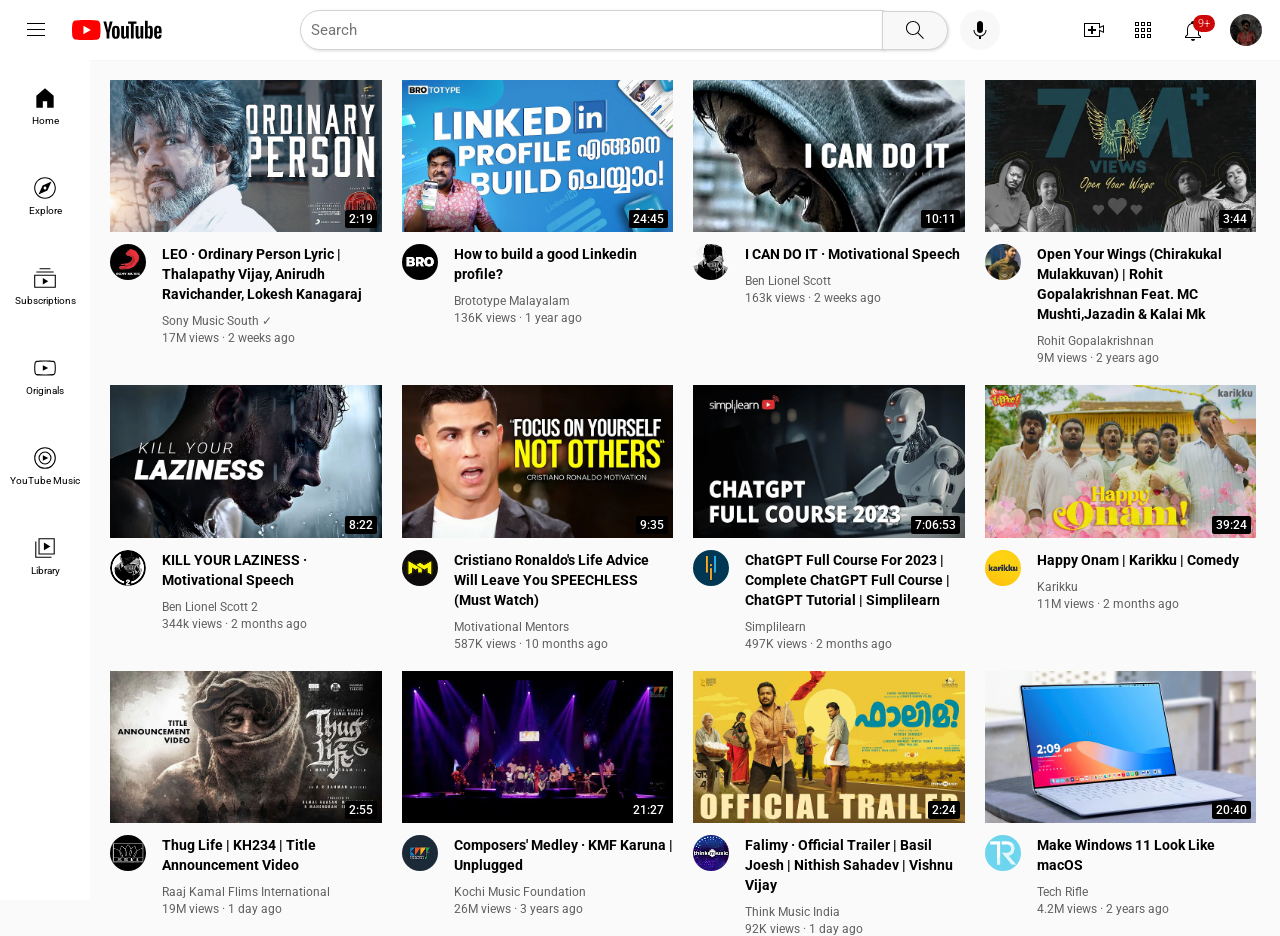
<file: index.html>
<!DOCTYPE html>
<html lang="en">
<head>
    <meta charset="UTF-8">
    <meta name="viewport" content="width=device-width, initial-scale=1.0">
    <title>Youtube clone</title>
    <link rel="stylesheet" href="video.css">
    <link rel="stylesheet" href="header.css">
    <link rel="stylesheet" href="general.css">
    <link rel="stylesheet" href="sidebar.css">

    <link rel="preconnect" href="https://fonts.googleapis.com">
<link rel="preconnect" href="https://fonts.gstatic.com" crossorigin>
<link href="https://fonts.googleapis.com/css2?family=Roboto:wght@400;500;700&display=swap" rel="stylesheet">



</head>
<body>

    <header class="header">
        <div class="left-section">
            <img class="hamburger-menu" src="photos/icons/hamburger-menu.svg" >
            <img class="youtube-logo" src="photos/icons/youtube-logo.svg">

        </div>
        <div class="middle-section">
            <input class="search-box" type="text" placeholder="Search">
            <button class="search-button">
                <img class="search-icon" src="photos/icons/search.svg">
                <div class="tooltip">Search</div>
            </button>
            <button class="voice-button">
                <img class="voice-search-icon" src="photos/icons/voice-search-icon.svg">
                <div class="tooltip">Search with your voice</div>
            </button>
        </div>
        <div class="right-section">
            <div class="uploads-icon-container">
                <img class="uploads-icon" src="photos/icons/upload.svg">
                <div class="tooltip">Create</div>
            </div>
           <div class="youtube-apps-icon-container">
            <img class="youtube-apps-icon" src="photos/icons/youtube-apps.svg">
            <div class="tooltip">YouTube apps</div>
           </div>
            
            <div class="notifications-icon-container">
                <img class="notifications-icon" src="photos/icons/notifications.svg">
                <div class="notifications-count">9+</div>
                <div class="tooltip">Notifications</div>
            </div>
            <img class="current-user-pic" src="photos/photo.jpg">
        </div>
        
    </header>

    <nav class="sidebar">
        <div class="sidebar-link">
            <img src="photos/icons/home.svg">
            <div>Home</div>
        </div>
        <div class="sidebar-link">
            <img src="photos/icons/explore.svg">
            <div>Explore</div>
        </div>
        <div class="sidebar-link">
            <img src="photos/icons/subscriptions.svg">
            <div>Subscriptions</div>
        </div>
        <div class="sidebar-link">
            <img src="photos/icons/originals.svg">
            <div>Originals</div>
        </div>
        <div class="sidebar-link">
            <img src="photos/icons/youtube-music.svg">
            <div>YouTube Music</div>
        </div>
        <div class="sidebar-link">
            <img src="photos/icons/library.svg">
            <div>Library</div>
        </div>
    </nav>
    

    <main>
        <section class="video-grid">
            <div class="video-preview">
                <div class="thumbnail-row">
                    <img class="thumbnail" src="photos/thumbnail-4.webp">
                    <div class="video-time"> 2:19</div>
                </div>
                <div class="video-info-grid">
                    <div class="channel-picture">
                        <img class="profile-picture" src="photos/channel-4 leo.jpg">
                    </div>
                    <div class="video-info">
                        <p class="video-title"> 
                            LEO &#183; Ordinary Person Lyric | Thalapathy Vijay, Anirudh Ravichander, Lokesh Kanagaraj
                        </p>
                        <p class="video-author">Sony Music South <span class="tick">&#10003;</span> </p>
                        <p class="video-stats">17M views &#183; 2 weeks ago</p>
                    </div>
                </div>
            </div>
        
        
        <div class="video-preview">
            <div class="thumbnail-row">
                <img class="thumbnail" src="photos/thumbnail brototype.webp">
                <div class="video-time"> 24:45</div>
            </div>
            <div class="video-info-grid">
                <div class="channel-picture">
                    <img class="profile-picture" src="photos/channels4_profile (bro).jpg">
                </div>
                <div class="video-info">
                    <p class="video-title"> 
                        How to build a good Linkedin profile&#63;
                    </p>
                    <p class="video-author">Brototype Malayalam</p>
                    <p class="video-stats"> 136K views &#183; 1 year ago</p>
                </div>
            </div>
        </div>
            
        <div class="video-preview">
            <div class="thumbnail-row">
                <img class="thumbnail" src="photos/thumbnail-5.webp">
                <div class="video-time"> 10:11</div>
            </div>
            <div class="video-info-grid">
                <div class="channel-picture">
                    <img class="profile-picture" src="photos/channels4_profile motivation.jpg">
                </div>
                <div class="video-info">
                    <p class="video-title"> 
                        I CAN DO IT &#183; Motivational Speech
                    </p>
                    <p class="video-author">Ben Lionel Scott </p>
                    <p class="video-stats">163k views &#183; 2 weeks ago</p>
                </div>
            </div>
        </div>
        
        
        <div class="video-preview">
        <div class="thumbnail-row">
            <img class="thumbnail" src="photos/thumbnail-3.webp">
            <div class="video-time">3:44</div>
        </div>
        <div class="video-info-grid">
            <div class="channel-picture">
                <img class="profile-picture" src="photos/channels4_profile rohit.jpg">
            </div>
            <div class="video-info">
                <p class="video-title"> 
                    Open Your Wings (Chirakukal Mulakkuvan) | Rohit Gopalakrishnan Feat. MC Mushti,Jazadin &#38; Kalai Mk
                </p>
                <p class="video-author">Rohit Gopalakrishnan</p>
                <p class="video-stats">9M views &#183; 2 years ago</p>
            </div>
        </div>
        </div>
        
        <div class="video-preview">
            <div class="thumbnail-row">
                <img class="thumbnail" src="photos/thumbnail-7.webp">
                <div class="video-time"> 8:22</div>
            </div>
            <div class="video-info-grid">
                <div class="channel-picture">
                    <img class="profile-picture" src="photos/channels4_profile 7.jpg">
                </div>
                <div class="video-info">
                    <p class="video-title"> 
                        KILL YOUR LAZINESS &#183; Motivational Speech
                    </p>
                    <p class="video-author">Ben Lionel Scott 2</p>
                    <p class="video-stats">344k views &#183; 2 months ago</p>
                </div>
            </div>
        </div>
        
        
        <div class="video-preview">
        <div class="thumbnail-row">
            <img class="thumbnail" src="photos/thumnail-6.webp">
            <div class="video-time">9:35</div>
        </div>
        <div class="video-info-grid">
            <div class="channel-picture">
                <img class="profile-picture" src="photos/channels4_profile cr7.jpg">
            </div>
            <div class="video-info">
                <p class="video-title"> 
                    Cristiano Ronaldo's Life Advice Will Leave You SPEECHLESS (Must Watch)
                </p>
                <p class="video-author">Motivational Mentors</p>
                <p class="video-stats">587K views &#183; 10 months ago</p>
            </div>
        </div>
        </div>
    
        <div class="video-preview">
            <div class="thumbnail-row">
                <img class="thumbnail" src="photos/thumbnail-8.webp">
                <div class="video-time">7:06:53</div>
            </div>
            <div class="video-info-grid">
                <div class="channel-picture">
                    <img class="profile-picture" src="photos/channels4_profile 8.jpg">
                </div>
                <div class="video-info">
                    <p class="video-title"> 
                        ChatGPT Full Course For 2023 | Complete ChatGPT Full Course | ChatGPT Tutorial | Simplilearn
                    </p>
                    <p class="video-author">Simplilearn</p>
                    <p class="video-stats">497K views &#183; 2 months ago</p>
                </div>
            </div>
        </div>
        
        
        <div class="video-preview">
        <div class="thumbnail-row">
            <img class="thumbnail" src="photos/karikku.webp">
            <div class="video-time"> 39:24</div>
        </div>
        <div class="video-info-grid">
            <div class="channel-picture">
                <img class="profile-picture" src="photos/channel-kariku.jpg">
            </div>
            <div class="video-info">
                <p class="video-title"> 
                    Happy Onam | Karikku | Comedy
                </p>
                <p class="video-author">Karikku</p>
                <p class="video-stats">11M views &#183; 2 months ago</p>
            </div>
        </div>
        </div>

        <div class="video-preview">
            <div class="thumbnail-row">
                <img class="thumbnail" src="photos/thumbnail-9.webp">
                <div class="video-time"> 2:55</div>
            </div>
            <div class="video-info-grid">
                <div class="channel-picture">
                    <img class="profile-picture" src="photos/channel-9.jpg">
                </div>
                <div class="video-info">
                    <p class="video-title"> 
                        Thug Life | KH234 | Title Announcement Video
                    </p>
                    <p class="video-author">Raaj Kamal Flims International </p>
                    <p class="video-stats">19M views &#183; 1 day ago</p>
                </div>
            </div>
        </div>
            
        <div class="video-preview">
            <div class="thumbnail-row">
                <img class="thumbnail" src="photos/thumnail-10.webp">
                <div class="video-time"> 21:27</div>
            </div>
            <div class="video-info-grid">
                <div class="channel-picture">
                    <img class="profile-picture" src="photos/channel10.jpg">
                </div>
                <div class="video-info">
                    <p class="video-title"> 
                        Composers' Medley &#183; KMF Karuna | Unplugged 
                    </p>
                    <p class="video-author">Kochi Music Foundation </p>
                    <p class="video-stats">26M views &#183; 3 years ago</p>
                </div>
            </div>
        </div>
        
        
        <div class="video-preview">
        <div class="thumbnail-row">
            <img class="thumbnail" src="photos/hq720 (11).webp">
            <div class="video-time">2:24</div>
        </div>
        <div class="video-info-grid">
            <div class="channel-picture">
                <img class="profile-picture" src="photos/thumbnail11.jpg">
            </div>
            <div class="video-info">
                <p class="video-title"> 
                    Falimy &#183; Official Trailer | Basil Joesh | Nithish Sahadev | Vishnu Vijay
                </p>
                <p class="video-author">Think Music India</p>
                <p class="video-stats">92K views &#183; 1 day ago</p>
            </div>
        </div>
        </div>
        
        <div class="video-preview">
            <div class="thumbnail-row">
                <img class="thumbnail" src="photos/hq720 (12).webp">
                <div class="video-time"> 20:40</div>
            </div>
            <div class="video-info-grid">
                <div class="channel-picture">
                    <img class="profile-picture" src="photos/thumbnail12.jpg">
                </div>
                <div class="video-info">
                    <p class="video-title"> 
                        Make Windows 11 Look Like macOS
                    </p>
                    <p class="video-author">Tech Rifle</p>
                    <p class="video-stats">4.2M views &#183; 2 years ago</p>
                </div>
            </div>
        </div>
    </section>
    </main>
   


</body>
</html>
</file>
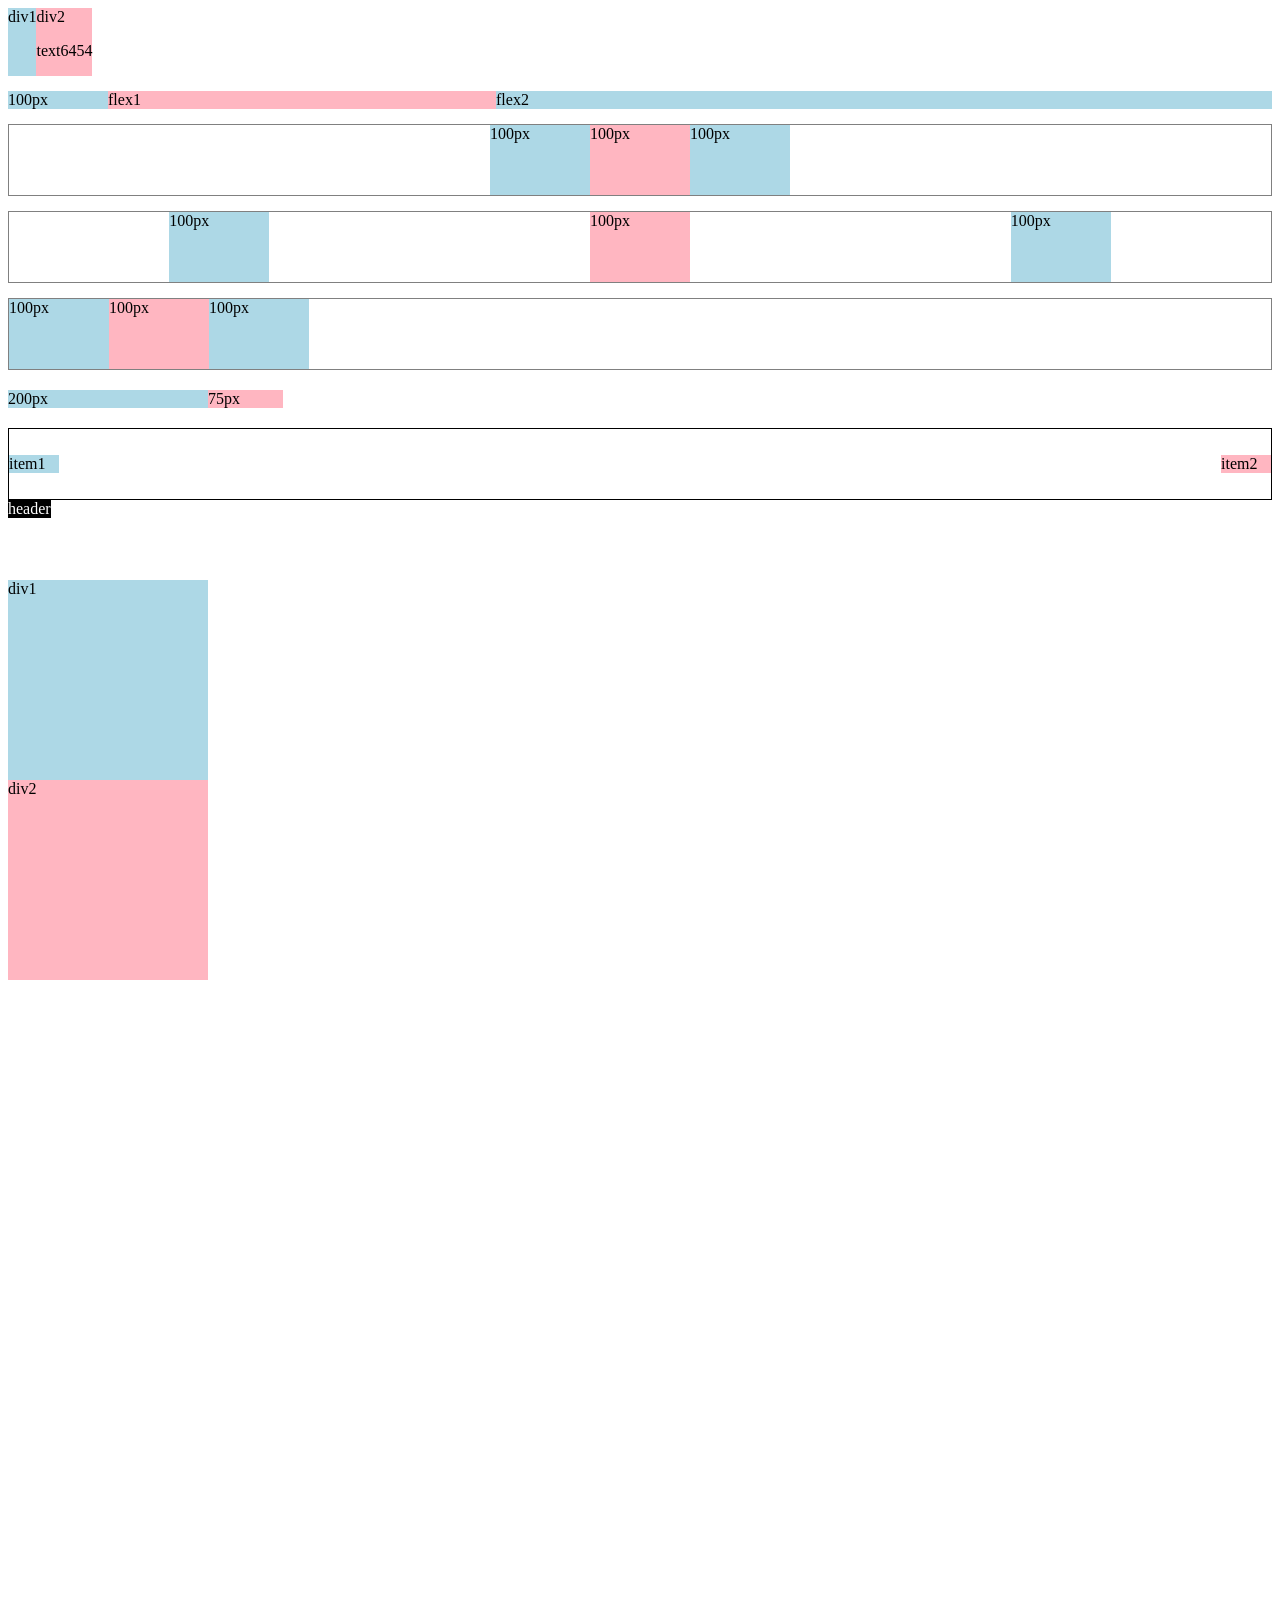
<file: flex.html>
<!DOCTYPE html>
<html lang="en">
<head>
    <meta charset="UTF-8">
    <meta name="viewport" content="width=device-width, initial-scale=1.0">
    <title>flexbox</title>
</head>
<body style="padding-bottom: 1000px;
height: 3000px;">
    <div style="
        display:flex;
        flex-direction: row;
        ">
        <div style="background-color: lightblue;">div1</div>
        <div style="background-color: lightpink;">div2<p>text6454</p></div>
    </div>

    <div style="
        display:flex;
        margin-top: 15px;
        
        
        flex-direction: row;
        ">
        <div style="background-color: lightblue; width: 100px;">100px</div>
        <div style="background-color: lightpink; flex: 1;">flex1</div>
        <div style="background-color: lightblue; flex: 2;">flex2</div>
    </div>

    <div style="
        display:flex;
        margin-top: 15px;
        height: 70px;
        border: 1px solid gray;
        flex-direction: row;
        justify-content: center;
        ">
        <div style="background-color: lightblue; width: 100px;">100px</div>
        <div style="background-color: lightpink; width: 100px;">100px</div>
        <div style="background-color: lightblue; width: 100px;">100px</div>
    </div>

    <div style="
    display:flex;
    margin-top: 15px;
    height: 70px;
    border: 1px solid gray;
    flex-direction: row;
    justify-content: space-around;
    ">
    <div style="background-color: lightblue; width: 100px;">100px</div>
    <div style="background-color: lightpink; width: 100px;">100px</div>
    <div style="background-color: lightblue; width: 100px;">100px</div>
</div>

<div style="
display:flex;
margin-top: 15px;
height: 70px;
border: 1px solid gray;
flex-direction: row;
">
<div style="background-color: lightblue; width: 100px;">100px</div>
<div style="background-color: lightpink; width: 100px;">100px</div>
<div style="background-color: lightblue; width: 100px;">100px</div>
</div>


<div style="
    display: flex;
    margin-top: 20px;
    ">
    <div style="background-color: lightblue; 
    width: 200px; ">200px</div>
    <div style="  background-color: lightpink; width: 75px;">75px</div>
</div>

<div style="
    display: flex;
    margin-top: 20px;
    height: 70px;
    border: 1px solid black;
    justify-content: space-between;
    align-items: center;
    ">
    <div style="background-color: lightblue; 
    width: 50px; ">item1</div>
    <div style="  background-color: lightpink; width: 50px;">item2</div>
    
</div>

<div style="background-color: black; color:
    white;
    position: fixed;
    
 ">
    header
</div>
<div style="
background-color: lightblue;
height: 200px;
width: 200px;
margin-top: 80px;

">
    div1
</div>
<div style="
background-color: lightpink;
height: 200px;
width: 200px;
">
    div2
</div>
</body>
</html>
</file>
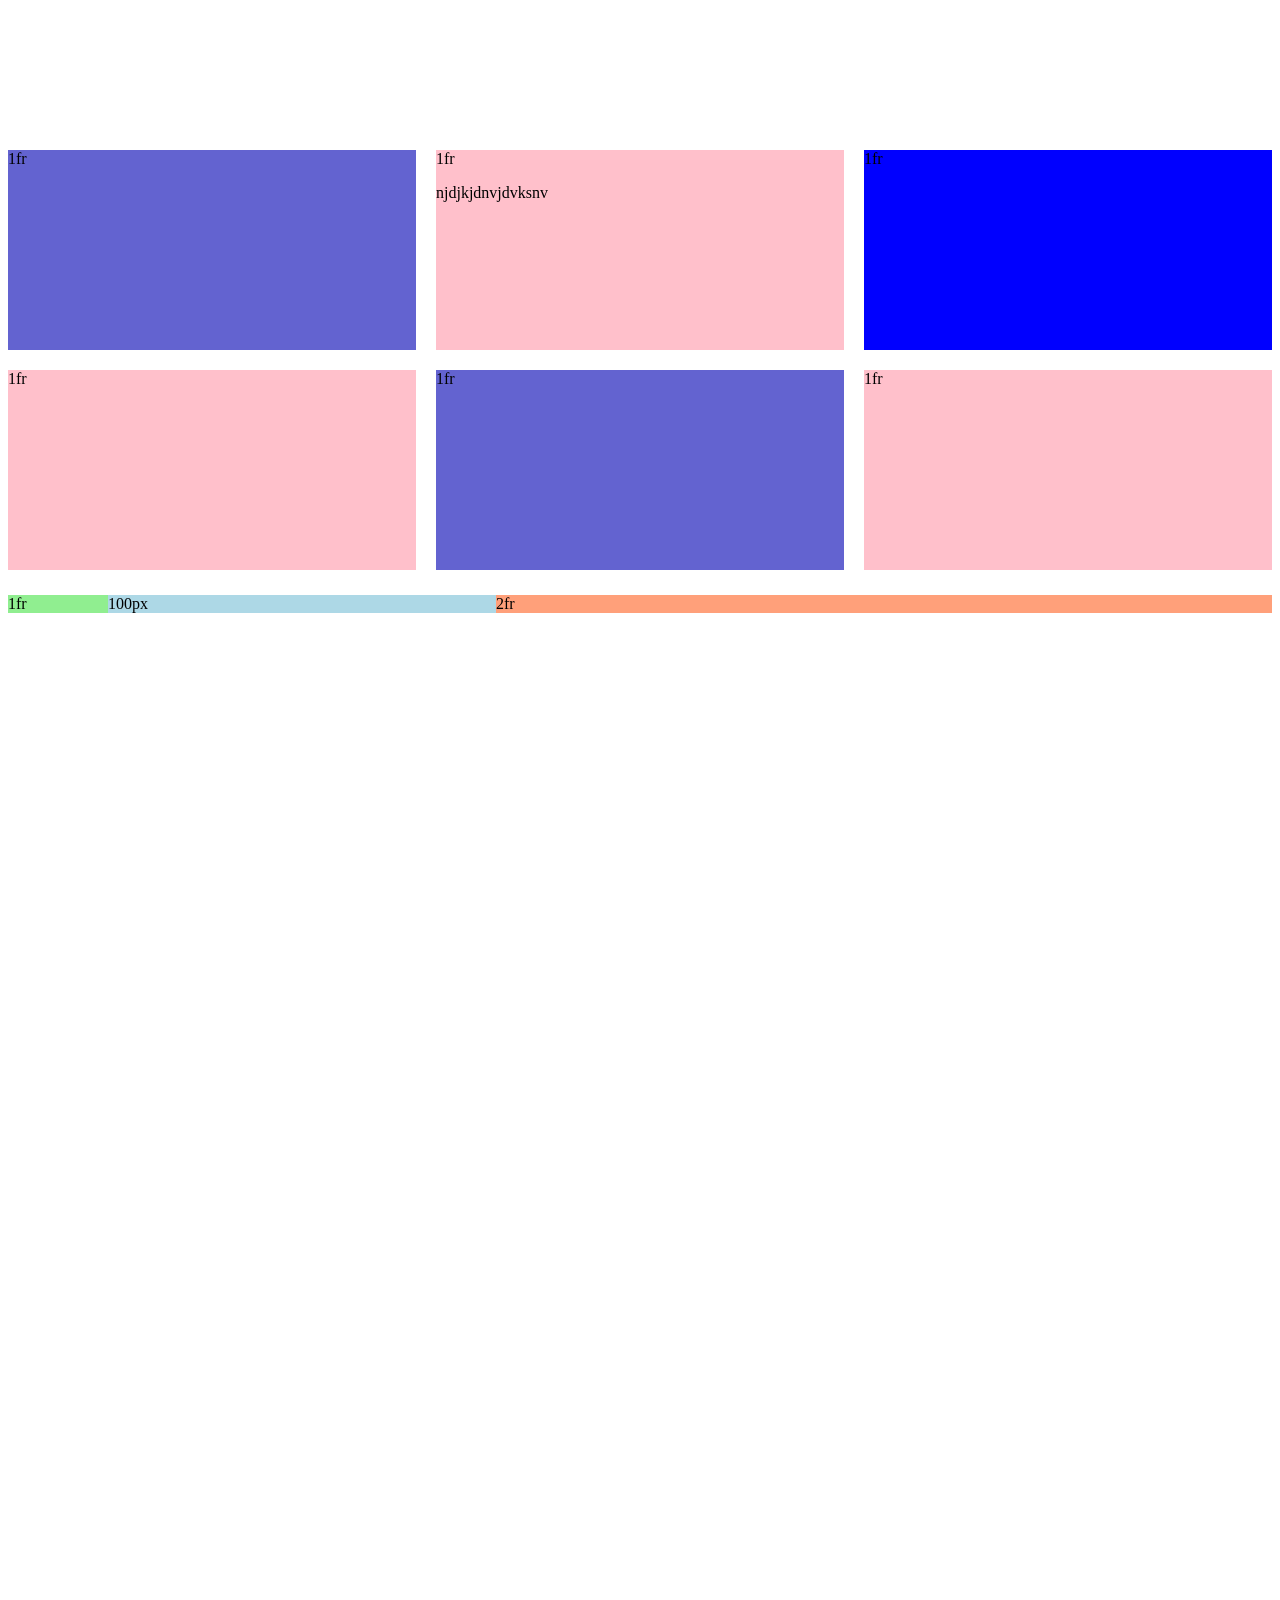
<file: gird.html>
<!DOCTYPE html>
<html lang="en">
<head>
    <meta charset="UTF-8">
    <meta name="viewport" content="width=device-width, initial-scale=1.0">
    <title>Grid</title>
    
</head>
<body style="padding-bottom: 1000px;">
    

    <div style="
        display: grid;
        margin-top: 150px;
        column-gap: 20px;
        row-gap: 20px;
        grid-template-columns: 1fr 1fr 1fr;
        ">
        <div style="background-color: rgb(99, 99, 208); height:200px;">1fr</div>
        <div style="background-color: pink; height: 200px;">1fr<p>njdjkjdnvjdvksnv</p></div>
        <div style="background-color: blue; ">1fr</div>
        <div style="background-color: pink;  height: 200px;">1fr</div>
        <div style="background-color: rgb(99, 99, 208); height:200px;">1fr</div>
        <div style="background-color: pink;  height: 200px;">1fr</div>
    </div>


    <div style="
    display: grid;
    margin-top: 25px;
    grid-template-columns: 100px 1fr 2fr;
    
    ">
    
    <div style="background-color: lightgreen;">1fr</div>
    <div style="background-color: lightblue;">100px</div>
    <div style="background-color: lightsalmon;">2fr</div>
    </div>

    


</body>
</html>
</file>
<file: video.css>
.thumbnail{
    width: 100%;
    cursor: pointer;
}


.video-title{
    margin-top: 0;
    font-size: 14px;
    font-weight: 700;
    line-height: 20px;
    margin-bottom: 10px;
    cursor: pointer;
}

.video-grid{
    display: grid;
    grid-template-columns: 1fr 1fr 1fr;
    column-gap: 20px;
    row-gap: 20px;
    
     
}
@media(max-width: 800px){
    .video-grid{
        grid-template-columns: 1fr 1fr;
    }   
}

@media(min-width:1200px){
    .video-grid{
        grid-template-columns: 1fr 1fr 1fr 1fr;
    }
}
@media(min-width:801px) and (max-width:1199px){
    .video-grid{
        grid-template-columns: 1fr 1fr 1fr;
    }
}
.video-info-grid{
    display: grid;
    grid-template-columns: 50px 1fr;

}

.channel-picture{
    
    vertical-align: top;
}
.video-info{
    margin-left: 2px;
   
}
.video-author, .video-stats{
    font-size: 12px;
    color: rgb(96, 96, 96);
    font-weight: 400;
    font-family: 'Roboto', sans-serif ,Arial, Helvetica, sans-serif;
}
.video-author{
    margin-bottom: 3px;
}
.thumbnail-row{
    margin-bottom: 8px;
    position: relative;
}
    
.profile-picture{
    width: 36px;
    border-radius: 50px;
}

.video-time{
    font-family: 'Roboto', sans-serif ,Arial, Helvetica, sans-serif;
    background-color: black;
    border-radius: 2px;
    font-size: 12px;
    font-weight: 500;
    padding: 2px 4px;
    color: white;
    position: absolute;
    bottom: 8px;
    right: 5px;
}
</file>
<file: header.css>
.header{
    height: 60px;
    background-color: white;
    display: flex;
    flex-direction: row;
    justify-content: space-between;
    position: fixed;
    top: 0;
    left: 0;
    right: 0;
    z-index: 100;
    border-bottom: 1px solid rgb(246, 246, 246);
    
}
.left-section{
    
    display: flex;
    align-items: center;
}

.hamburger-menu{
    height: 24px;
    margin-left: 24px;
    margin-right: 24px;
}
.youtube-logo{
    height: 20px;
}

.middle-section{
    
    display: flex;
    flex: 1;
    margin-left: 100px;
    margin-right: 45px;
    max-width: 700px;
    align-items: center;
    
}
.search-box{
    flex: 1;
    height: 36px;
    padding-left: 10px ;
    font-size: 16px;
    border-top-left-radius: 25px;
    border-bottom-left-radius: 25px;
    border: 1px solid lightgrey;
    width: 0;
    box-shadow: 1px 1px 3px rgba(0, 0, 0,0.15);
}

.search-icon{
    height: 24px;
    
}
.search-box::placeholder{
    font-family: 'Roboto', sans-serif ,Arial, Helvetica, sans-serif;
    font-size: 15px ;
}

.search-button{
    height: 39px;
    width: 66px;
    border-top-right-radius: 25px;
    border-bottom-right-radius: 25px;
    background-color: rgb(248, 248, 248);
    border:1px solid lightgray;
    box-shadow: 1px 1px 3px rgba(0, 0, 0,0.15);
    margin-left: -2px;
    margin-right: 12px;
    
    
}

.search-button,.voice-button
,.uploads-icon-container,
.youtube-apps-icon-container,
.notifications-icon-container{
    position: relative;
    display: flex;
    justify-content: center;
    align-items: center;
    cursor: pointer;

}
.search-button .tooltip,
.voice-button .tooltip,
.uploads-icon-container .tooltip,
.youtube-apps-icon-container .tooltip,
.notifications-icon-container .tooltip{
    position: absolute;
    font-family: 'Roboto', sans-serif ,Arial, Helvetica, sans-serif;
    background-color: gray;
    color: white;
    padding: 4px 8px;
    border-radius: 2px;
    font-size: 12px;
    bottom: -25px;
    opacity: 0;
    transition: opacity 0.15s;
    pointer-events: none;
    white-space:nowrap;
}
.search-button:hover .tooltip,
.voice-button:hover .tooltip,
.uploads-icon-container:hover .tooltip,
.youtube-apps-icon-container:hover .tooltip,
.notifications-icon-container:hover .tooltip{
    opacity: 1;

}

.voice-button{
    border-radius: 20px;
    border: none;
    height: 40px;
    width: 40px;
    background-color: rgb(248,248,248);
    
}
.voice-search-icon{
    
    height: 24px;  

}
.right-section{
    
    width: 180px;
    display: flex;
    margin-right: 18px;
    align-items: center;
    justify-content: space-between;
    flex-shrink: 0;
}
.uploads-icon{
    height: 24px;
}
.youtube-apps-icon{
    height: 24px;
}
.notifications-icon{
    height: 24px;
    margin-top: 2px;
}
.notifications-icon-container{
    position: relative;
}
.notifications-count{
    position: absolute;
    background-color: rgb(204, 7, 7);
    color: white;
    padding: 2px 5px;
    top: -2px;
    right: -10px;
    border-radius: 10px;
    font-family: 'Roboto', sans-serif ,Arial, Helvetica, sans-serif;
    font-weight: 300;
    font-size: 11px;
}
.current-user-pic{
    height: 32px;
    border-radius: 16px;
    cursor: pointer;
    
}
</file>
<file: general.css>
p{
    font-family: 'Roboto', sans-serif ,Arial, Helvetica, sans-serif;
    margin-top: 0;
    margin-bottom: 0;
}
body{
    margin: 0;
    padding-top: 80px;
    padding-left: 110px;
    padding-right: 24px;
    background-color: rgb(250, 250, 250);
}
</file>
<file: sidebar.css>
.sidebar{
    position: fixed;
    bottom: 0;
    left: 0;
    top: 55px;
    background-color: white;
    width: 90px;
    z-index: 200;
    padding-top: 5px;
}

.sidebar-link{
    height: 90px;
    display: flex;
    justify-content: center;
    align-items: center;
    flex-direction:column ;
}
.sidebar-link:hover{
    cursor: pointer;
}
.sidebar-link:hover{
    background-color: rgb(232, 232, 232);
}

.sidebar-link img{
    height: 26px;
    margin-bottom: 4px;
    
}
.sidebar-link div{
    font-family: 'Roboto', sans-serif ,Arial, Helvetica, sans-serif;
    font-size: 10px;
    
    
}
</file>
